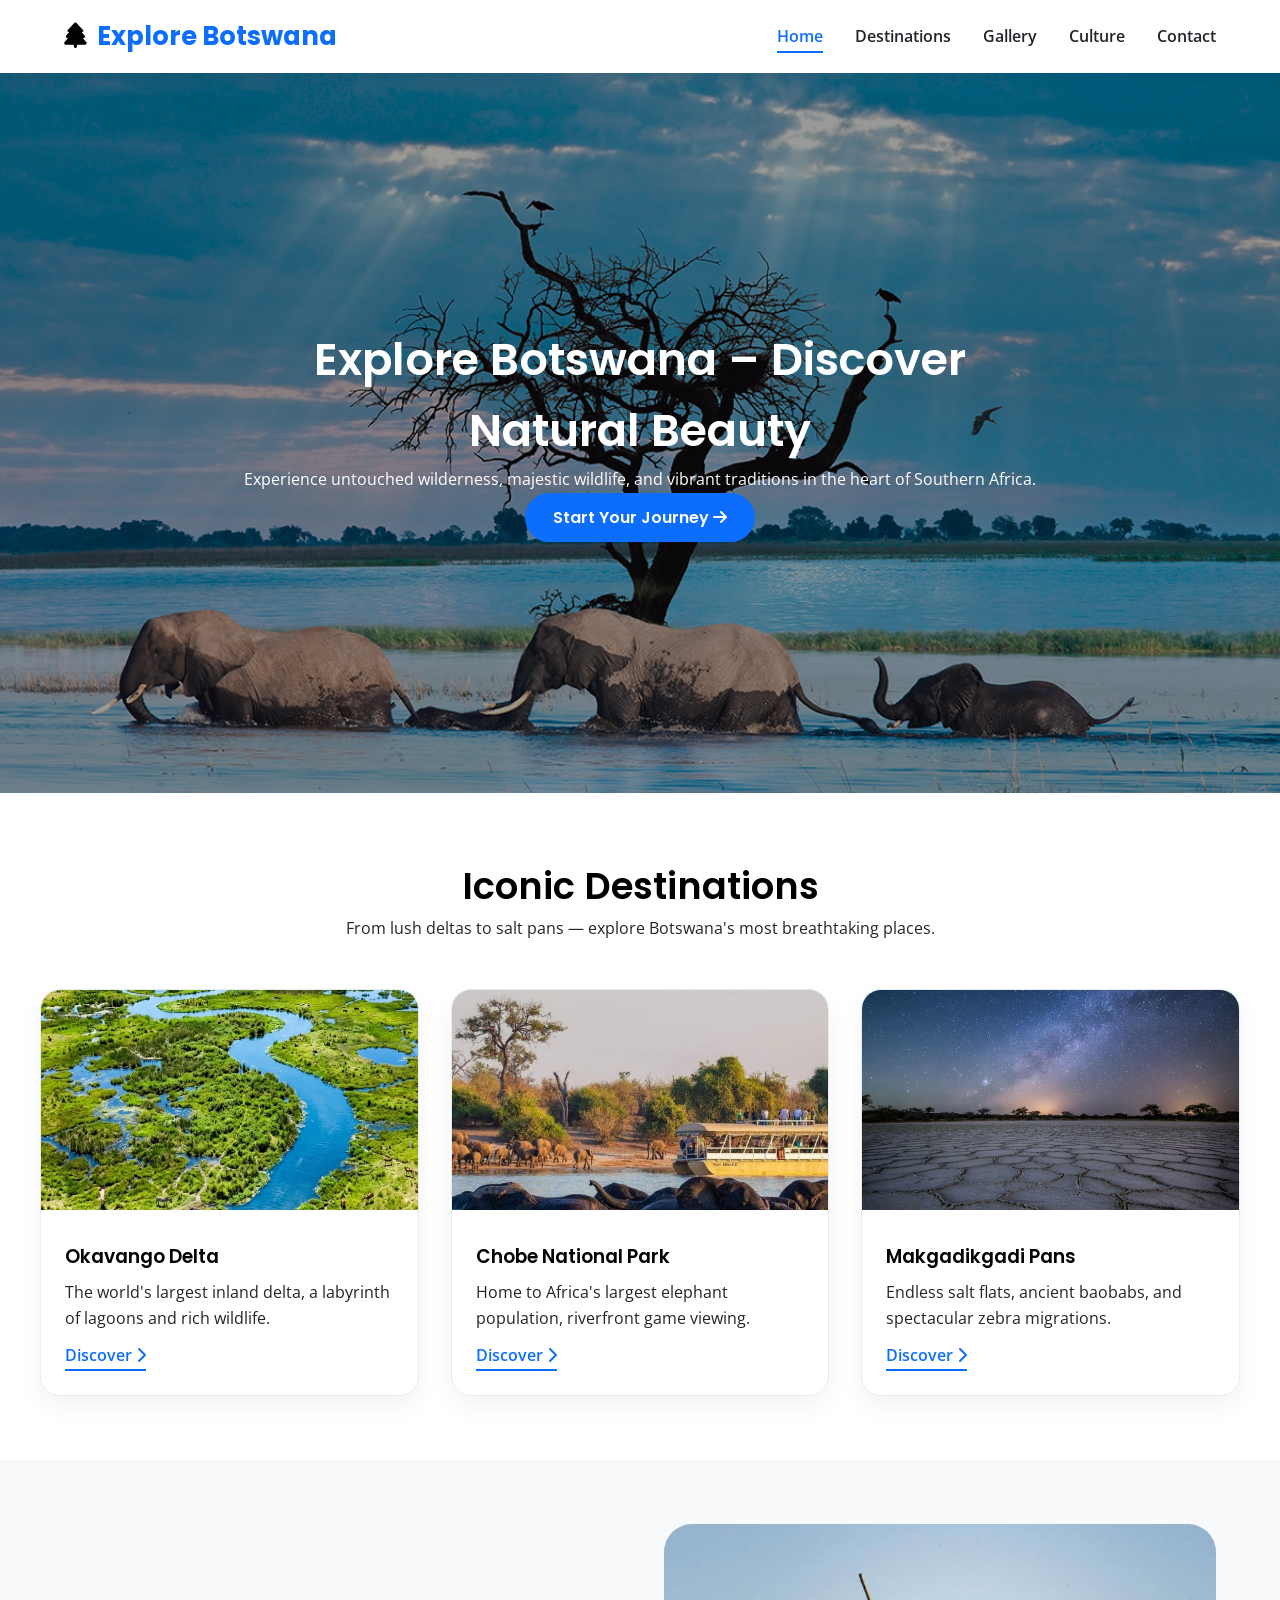
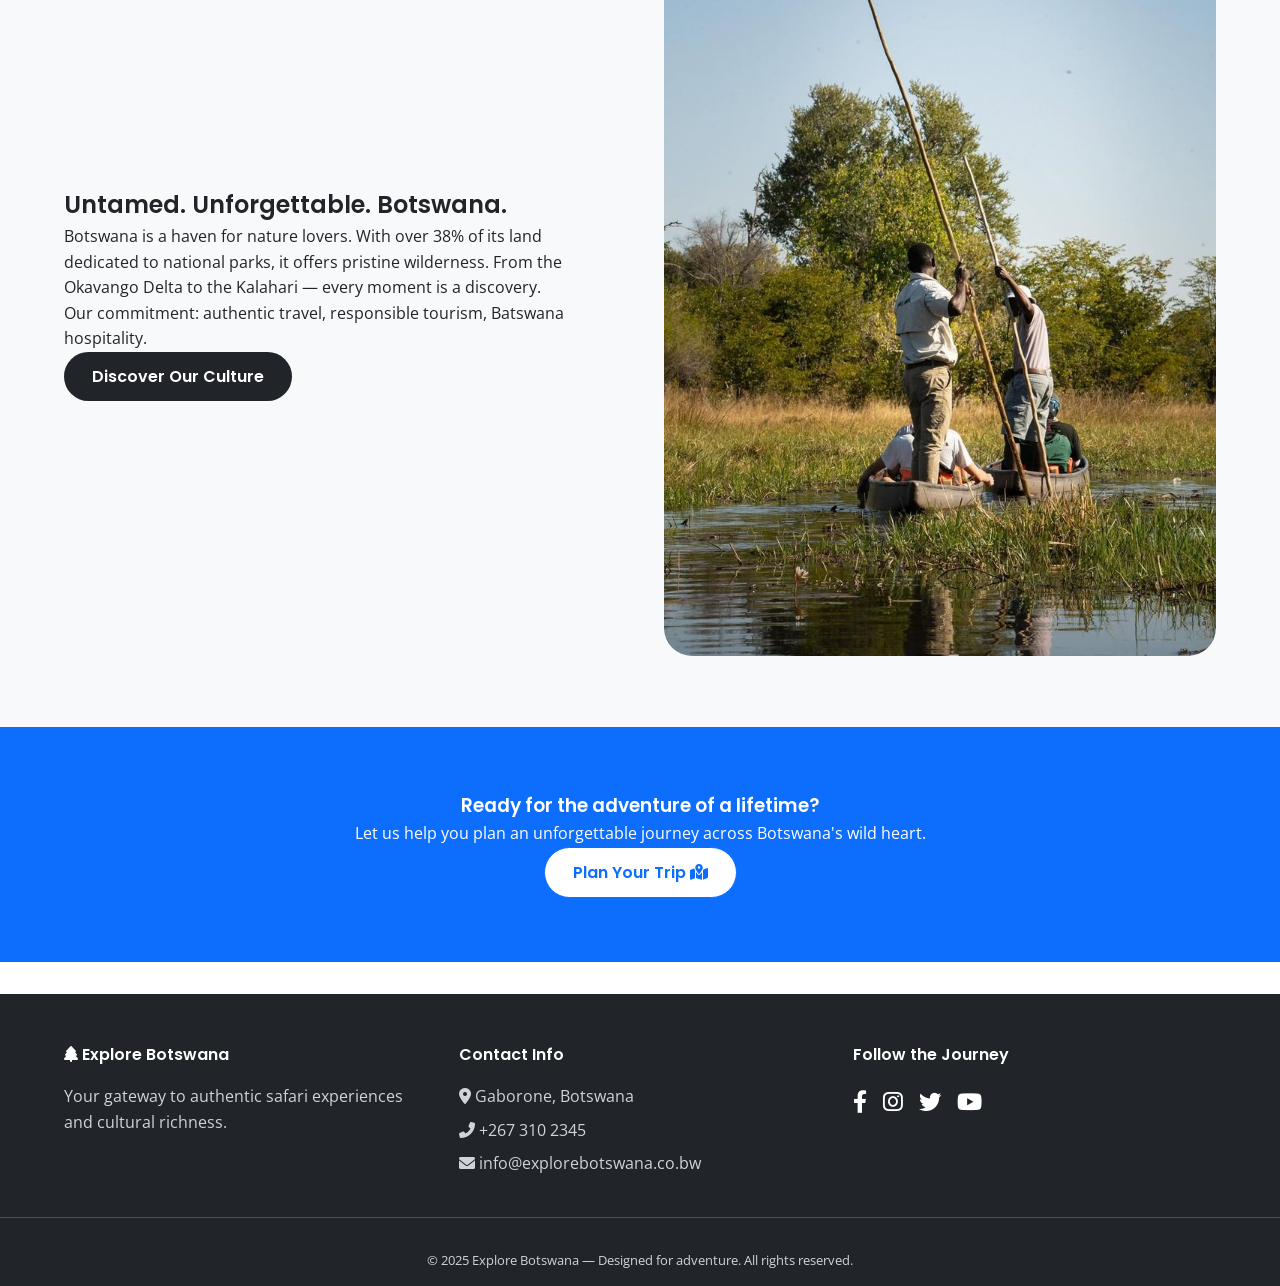
<file: index.html>
<!DOCTYPE html>
<html lang="en">
<head>
  <meta charset="UTF-8">
  <meta name="viewport" content="width=device-width, initial-scale=1.0">
  <title>Explore Botswana | Home - Natural Beauty & Wildlife</title>
  <link href="https://fonts.googleapis.com/css2?family=Poppins:wght@300;400;500;600;700;800&family=Open+Sans:wght@400;600;700&display=swap" rel="stylesheet">
  <link rel="stylesheet" href="https://cdnjs.cloudflare.com/ajax/libs/font-awesome/6.0.0-beta3/css/all.min.css">
  <link rel="stylesheet" href="style.css">
</head>
<body>

<header class="site-header">
  <div class="container nav-container">
    <div class="logo"><a href="index.html"><i class="fas fa-tree"></i> Explore Botswana</a></div>
    <button class="hamburger" id="hamburger"><i class="fas fa-bars"></i></button>
    <nav class="navbar" id="nav-menu">
      <ul>
        <li><a href="index.html" class="active">Home</a></li>
        <li><a href="destinations.html">Destinations</a></li>
        <li><a href="gallery.html">Gallery</a></li>
        <li><a href="culture.html">Culture</a></li>
        <li><a href="contact.html">Contact</a></li>
      </ul>
    </nav>
  </div>
</header>

<main>
  <section class="hero">
  <div class="hero-image">
    <img src="images/hero-image.jpg" alt="elephant in Botswana landscape">
  </div>
    <div class="hero-overlay"></div>
    <div class="hero-content container">
      <h1>Explore Botswana – Discover Natural Beauty</h1>
      <p>Experience untouched wilderness, majestic wildlife, and vibrant traditions in the heart of Southern Africa.</p>
      <a href="destinations.html" class="btn btn-primary">Start Your Journey <i class="fas fa-arrow-right"></i></a>
      </div>
    </div>
  </section>

  <section class="featured-section container">
    <div class="section-header">
      <h2>Iconic Destinations</h2>
      <p>From lush deltas to salt pans — explore Botswana's most breathtaking places.</p>
    </div>
    <div class="cards-grid">
      <div class="card">
        <img src="images/okavango.jpg.jpg" alt="Okavango Delta waterways">
        <div class="card-content"><h3>Okavango Delta</h3><p>The world's largest inland delta, a labyrinth of lagoons and rich wildlife.</p><a href="destinations.html#okavango" class="btn-outline">Discover <i class="fas fa-chevron-right"></i></a></div>
      </div>
      <div class="card">
        <img src="images/chobe-elephants.jpg.jpg" alt="Elephants in Chobe">
        <div class="card-content"><h3>Chobe National Park</h3><p>Home to Africa's largest elephant population, riverfront game viewing.</p><a href="destinations.html#chobe" class="btn-outline">Discover <i class="fas fa-chevron-right"></i></a></div>
      </div>
      <div class="card">
        <img src="images/salt-pans.jpg.jpg" alt="Makgadikgadi Salt Pans">
        <div class="card-content"><h3>Makgadikgadi Pans</h3><p>Endless salt flats, ancient baobabs, and spectacular zebra migrations.</p><a href="destinations.html#makgadikgadi" class="btn-outline">Discover <i class="fas fa-chevron-right"></i></a></div>
      </div>
    </div>
  </section>

  <section class="about-preview">
    <div class="container about-grid">
      <div class="about-text"><h2>Untamed. Unforgettable. Botswana.</h2><p>Botswana is a haven for nature lovers. With over 38% of its land dedicated to national parks, it offers pristine wilderness. From the Okavango Delta to the Kalahari — every moment is a discovery.</p><p>Our commitment: authentic travel, responsible tourism, Batswana hospitality.</p><a href="culture.html" class="btn btn-secondary">Discover Our Culture</a></div>
      <div class="about-image"><img src="images/local-guide.jpg.jpg" alt="Local guide in Botswana"></div>
    </div>
  </section>

  <section class="cta-banner">
    <div class="container cta-content"><h3>Ready for the adventure of a lifetime?</h3><p>Let us help you plan an unforgettable journey across Botswana's wild heart.</p><a href="contact.html" class="btn btn-light">Plan Your Trip <i class="fas fa-map-marked-alt"></i></a></div>
  </section>
</main>

<footer class="site-footer">
  <div class="container footer-grid">
    <div class="footer-col"><h4><i class="fas fa-tree"></i> Explore Botswana</h4><p>Your gateway to authentic safari experiences and cultural richness.</p></div>
    <div class="footer-col"><h4>Contact Info</h4><ul class="footer-contact"><li><i class="fas fa-map-marker-alt"></i> Gaborone, Botswana</li><li><i class="fas fa-phone-alt"></i> +267 310 2345</li><li><i class="fas fa-envelope"></i> info@explorebotswana.co.bw</li></ul></div>
    <div class="footer-col"><h4>Follow the Journey</h4><div class="social-icons"><a href="#"><i class="fab fa-facebook-f"></i></a><a href="#"><i class="fab fa-instagram"></i></a><a href="#"><i class="fab fa-twitter"></i></a><a href="#"><i class="fab fa-youtube"></i></a></div></div>
  </div>
  <div class="footer-bottom"><p>&copy; 2025 Explore Botswana — Designed for adventure. All rights reserved.</p></div>
</footer>
<script src="script.js"></script>
</body>
</html>
</file>
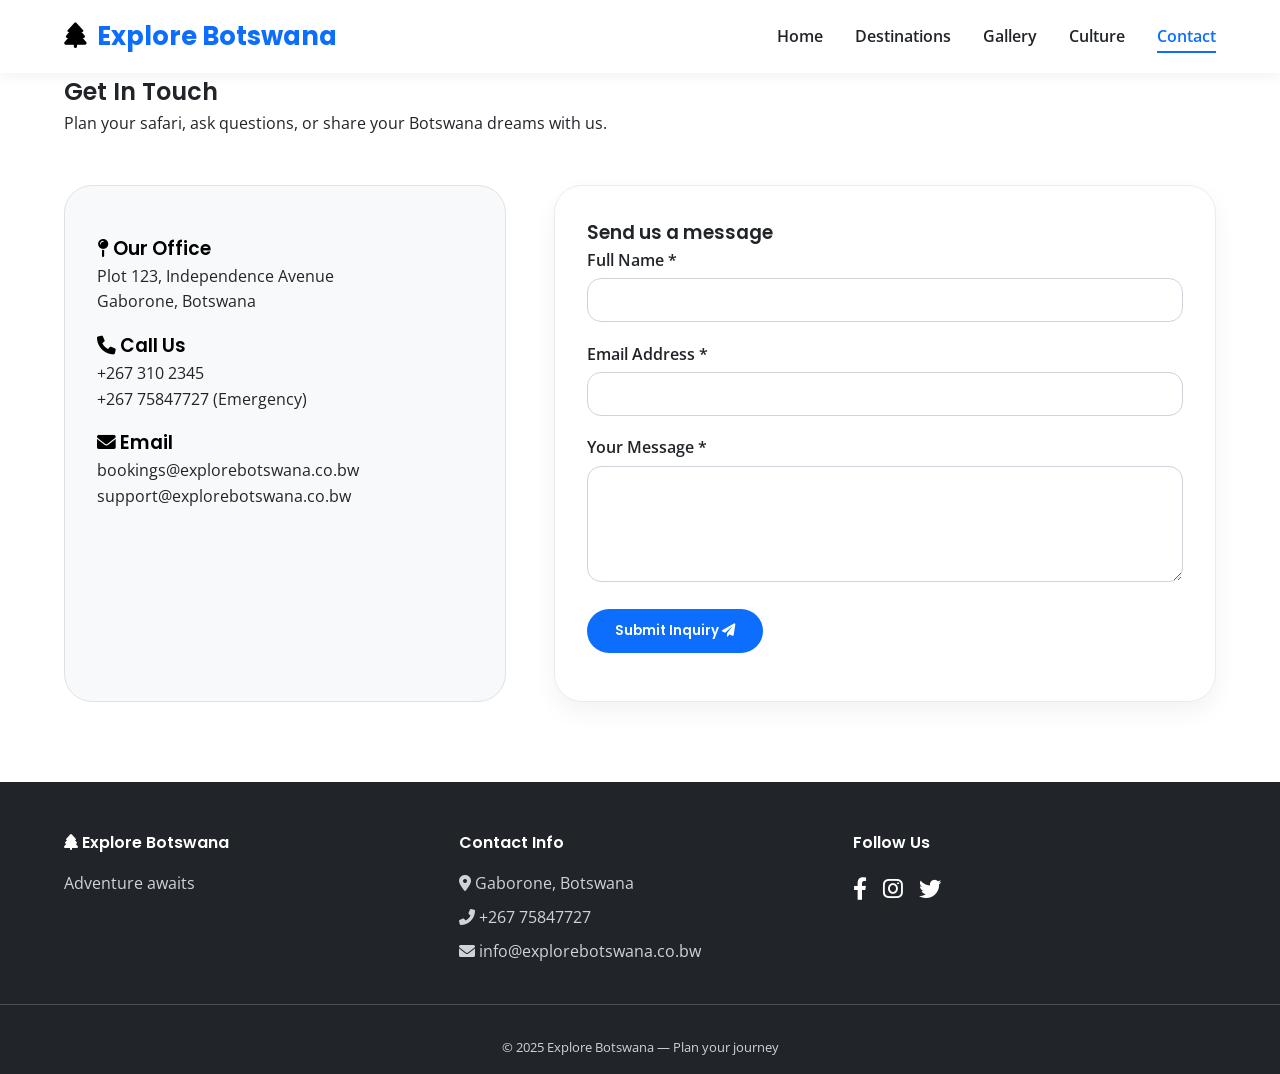
<file: contact.html>
<!DOCTYPE html>
<html lang="en">
<head>
  <meta charset="UTF-8">
  <meta name="viewport" content="width=device-width, initial-scale=1.0">
  <title>Explore Botswana | Contact Us</title>
  <link href="https://fonts.googleapis.com/css2?family=Poppins:wght@300;400;500;600;700;800&family=Open+Sans:wght@400;600;700&display=swap" rel="stylesheet">
  <link rel="stylesheet" href="https://cdnjs.cloudflare.com/ajax/libs/font-awesome/6.0.0-beta3/css/all.min.css">
  <link rel="stylesheet" href="style.css">
</head>
<body>

<header class="site-header">
  <div class="container nav-container">
    <div class="logo"><a href="index.html"><i class="fas fa-tree"></i> Explore Botswana</a></div>
    <button class="hamburger" id="hamburger"><i class="fas fa-bars"></i></button>
    <nav class="navbar" id="nav-menu">
      <ul><li><a href="index.html">Home</a></li><li><a href="destinations.html">Destinations</a></li><li><a href="gallery.html">Gallery</a></li><li><a href="culture.html">Culture</a></li><li><a href="contact.html" class="active">Contact</a></li></ul>
    </nav>
  </div>
</header>

<main>
  <section class="contact-hero container"><h1>Get In Touch</h1><p>Plan your safari, ask questions, or share your Botswana dreams with us.</p></section>
  <div class="container contact-wrapper">
    <div class="contact-info-box">
      <h3><i class="fas fa-map-pin"></i> Our Office</h3>
      <p>Plot 123, Independence Avenue<br>Gaborone, Botswana</p>
      <h3><i class="fas fa-phone"></i> Call Us</h3>
      <p>+267 310 2345<br>+267 75847727 (Emergency)</p>
      <h3><i class="fas fa-envelope"></i> Email</h3>
      <p>bookings@explorebotswana.co.bw<br>support@explorebotswana.co.bw</p>
    </div>
    <form id="contactForm" class="contact-form">
      <h3>Send us a message</h3>
      <div class="form-group"><label for="name">Full Name *</label><input type="text" id="name" name="name" required></div>
      <div class="form-group"><label for="email">Email Address *</label><input type="email" id="email" name="email" required></div>
      <div class="form-group"><label for="message">Your Message *</label><textarea id="message" rows="5" required></textarea></div>
      <button type="submit" class="btn btn-primary">Submit Inquiry <i class="fas fa-paper-plane"></i></button>
      <p id="formFeedback" class="form-feedback"></p>
    </form>
  </div>
</main>

<footer class="site-footer">
  <div class="container footer-grid">
    <div class="footer-col"><h4><i class="fas fa-tree"></i> Explore Botswana</h4><p>Adventure awaits</p></div>
    <div class="footer-col"><h4>Contact Info</h4><ul class="footer-contact"><li><i class="fas fa-map-marker-alt"></i> Gaborone, Botswana</li><li><i class="fas fa-phone-alt"></i> +267 75847727</li><li><i class="fas fa-envelope"></i> info@explorebotswana.co.bw</li></ul></div>
    <div class="footer-col"><h4>Follow Us</h4><div class="social-icons"><a href="#"><i class="fab fa-facebook-f"></i></a><a href="#"><i class="fab fa-instagram"></i></a><a href="#"><i class="fab fa-twitter"></i></a></div></div>
  </div>
  <div class="footer-bottom"><p>&copy; 2025 Explore Botswana — Plan your journey</p></div>
</footer>
<script src="script.js"></script>
</body>
</html>
</file>
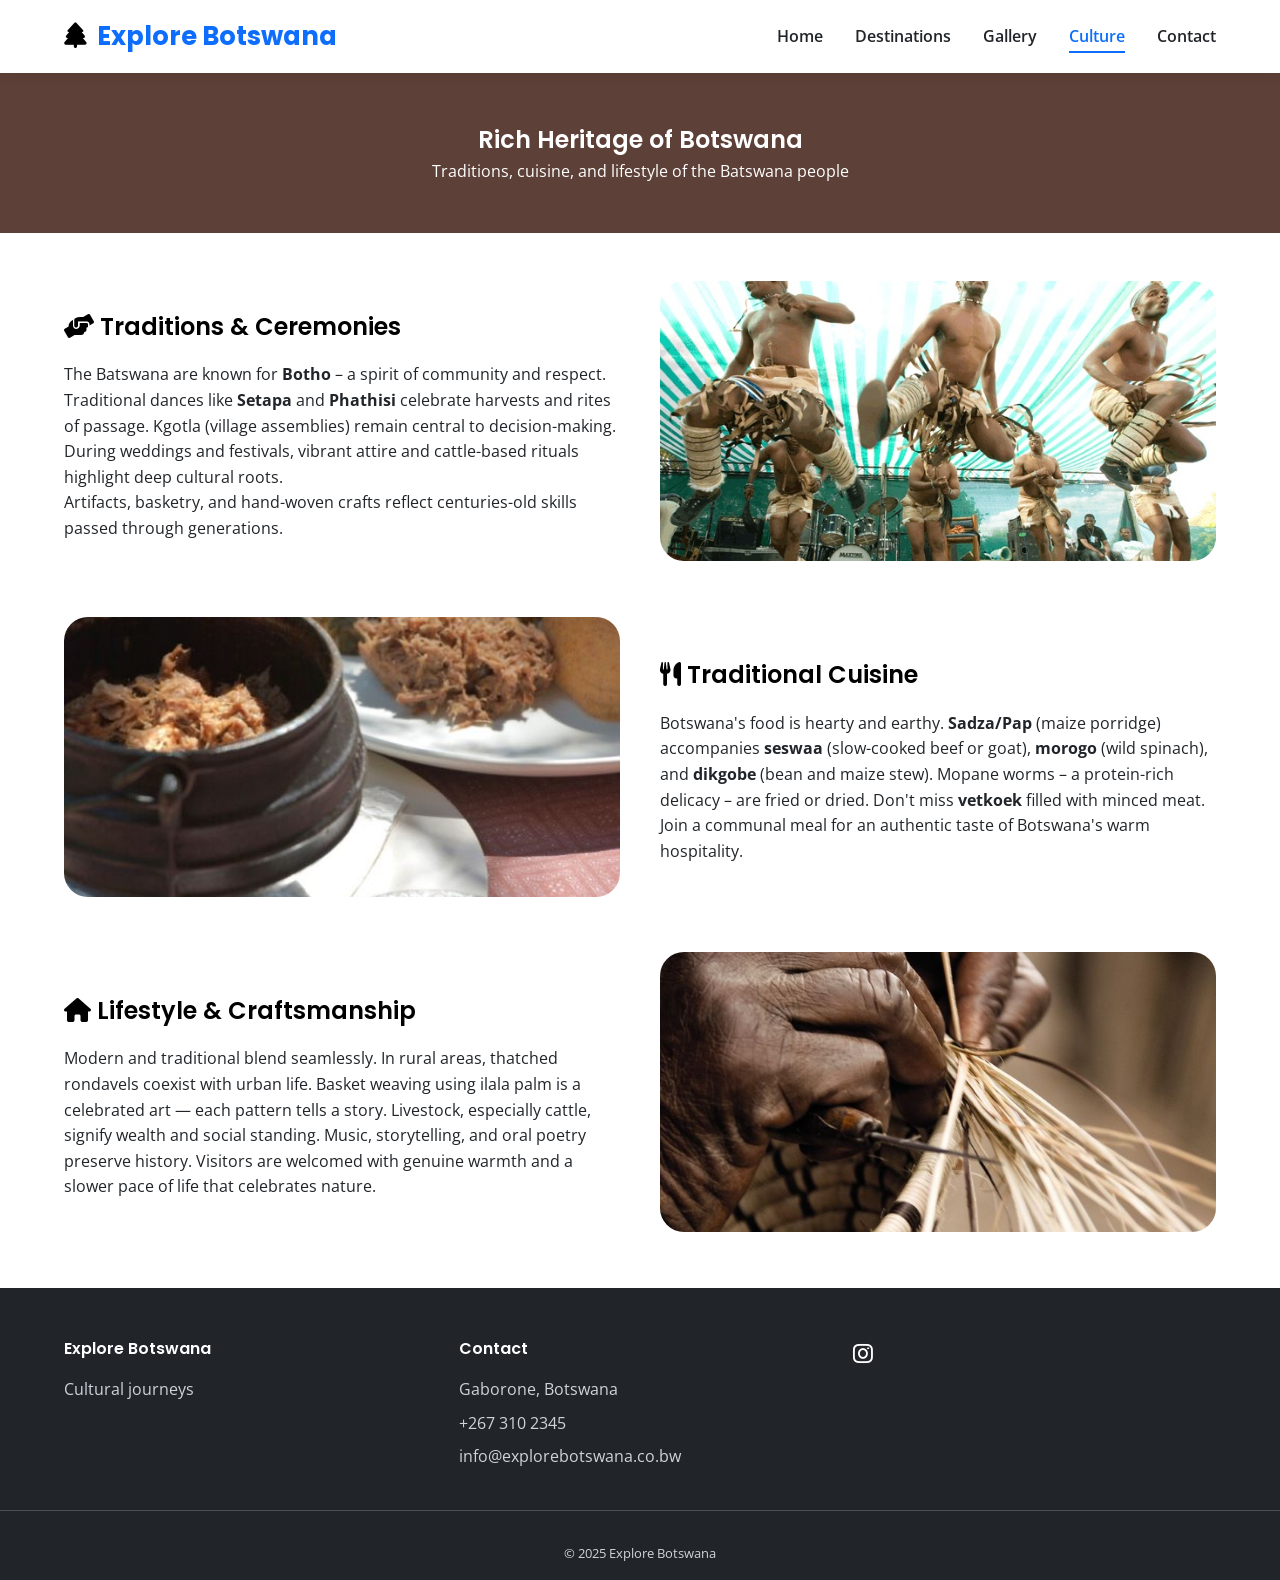
<file: culture.html>
<!DOCTYPE html>
<html lang="en">
<head>
  <meta charset="UTF-8">
  <meta name="viewport" content="width=device-width, initial-scale=1.0">
  <title>Explore Botswana | Culture, Traditions & Food</title>
  <link href="https://fonts.googleapis.com/css2?family=Poppins:wght@300;400;500;600;700;800&family=Open+Sans:wght@400;600;700&display=swap" rel="stylesheet">
  <link rel="stylesheet" href="https://cdnjs.cloudflare.com/ajax/libs/font-awesome/6.0.0-beta3/css/all.min.css">
  <link rel="stylesheet" href="style.css">
</head>
<body>

<header class="site-header">
  <div class="container nav-container">
    <div class="logo"><a href="index.html"><i class="fas fa-tree"></i> Explore Botswana</a></div>
    <button class="hamburger" id="hamburger"><i class="fas fa-bars"></i></button>
    <nav class="navbar" id="nav-menu">
      <ul><li><a href="index.html">Home</a></li><li><a href="destinations.html">Destinations</a></li><li><a href="gallery.html">Gallery</a></li><li><a href="culture.html" class="active">Culture</a></li><li><a href="contact.html">Contact</a></li></ul>
    </nav>
  </div>
</header>

<main>
  <section class="culture-hero" style="background: #5D4037; color: white; padding: 3rem 0; text-align: center;"><div class="container"><h1>Rich Heritage of Botswana</h1><p>Traditions, cuisine, and lifestyle of the Batswana people</p></div></section>
  
  <div class="container culture-sections">
    <div class="side-by-side">
      <div class="text-side"><h2><i class="fas fa-hands-helping"></i> Traditions & Ceremonies</h2><p>The Batswana are known for <strong>Botho</strong> – a spirit of community and respect. Traditional dances like <strong>Setapa</strong> and <strong>Phathisi</strong> celebrate harvests and rites of passage. Kgotla (village assemblies) remain central to decision-making. During weddings and festivals, vibrant attire and cattle-based rituals highlight deep cultural roots.</p><p>Artifacts, basketry, and hand-woven crafts reflect centuries-old skills passed through generations.</p></div>
      <div class="image-side"><img src="images/traditional-dance.jpg" alt="Traditional Botswana dance"></div>
    </div>
    <div class="side-by-side reverse">
      <div class="text-side"><h2><i class="fas fa-utensils"></i> Traditional Cuisine</h2><p>Botswana's food is hearty and earthy. <strong>Sadza/Pap</strong> (maize porridge) accompanies <strong>seswaa</strong> (slow-cooked beef or goat), <strong>morogo</strong> (wild spinach), and <strong>dikgobe</strong> (bean and maize stew). Mopane worms – a protein-rich delicacy – are fried or dried. Don't miss <strong>vetkoek</strong> filled with minced meat.</p><p>Join a communal meal for an authentic taste of Botswana's warm hospitality.</p></div>
      <div class="image-side"><img src="images/seswaa-food.jpg.jpg" alt="Traditional food seswaa"></div>
    </div>
    <div class="side-by-side">
      <div class="text-side"><h2><i class="fas fa-home"></i> Lifestyle & Craftsmanship</h2><p>Modern and traditional blend seamlessly. In rural areas, thatched rondavels coexist with urban life. Basket weaving using ilala palm is a celebrated art — each pattern tells a story. Livestock, especially cattle, signify wealth and social standing. Music, storytelling, and oral poetry preserve history. Visitors are welcomed with genuine warmth and a slower pace of life that celebrates nature.</p></div>
      <div class="image-side"><img src="images/basket-weaving.jpg" alt="Botswana basket weaving"></div>
    </div>
  </div>
</main>

<footer class="site-footer">
  <div class="container footer-grid"><div class="footer-col"><h4>Explore Botswana</h4><p>Cultural journeys</p></div><div class="footer-col"><h4>Contact</h4><ul class="footer-contact"><li> Gaborone, Botswana</li><li>+267 310 2345</li><li>info@explorebotswana.co.bw</li></ul></div><div class="footer-col"><div class="social-icons"><a href="#"><i class="fab fa-instagram"></i></a></div></div></div>
  <div class="footer-bottom"><p>&copy; 2025 Explore Botswana</p></div>
</footer>
<script src="script.js"></script>
</body>
</html>
</file>
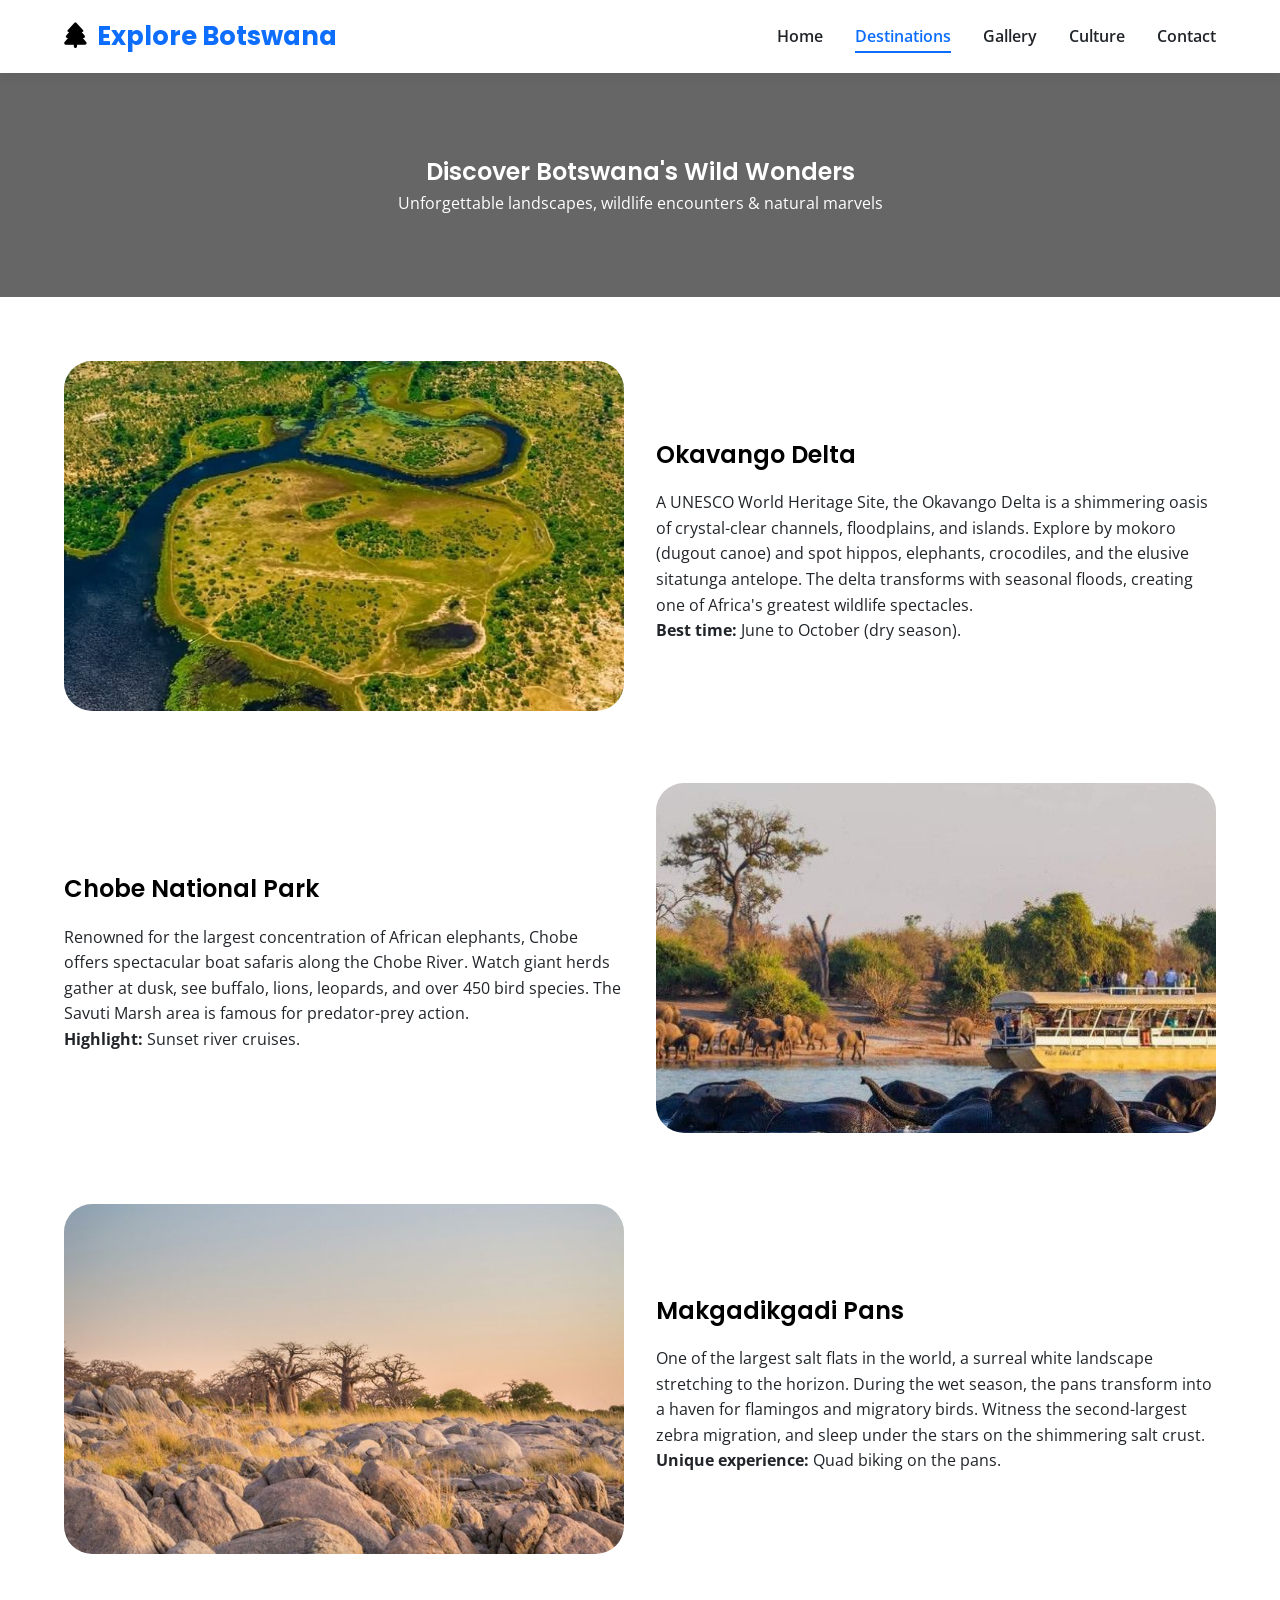
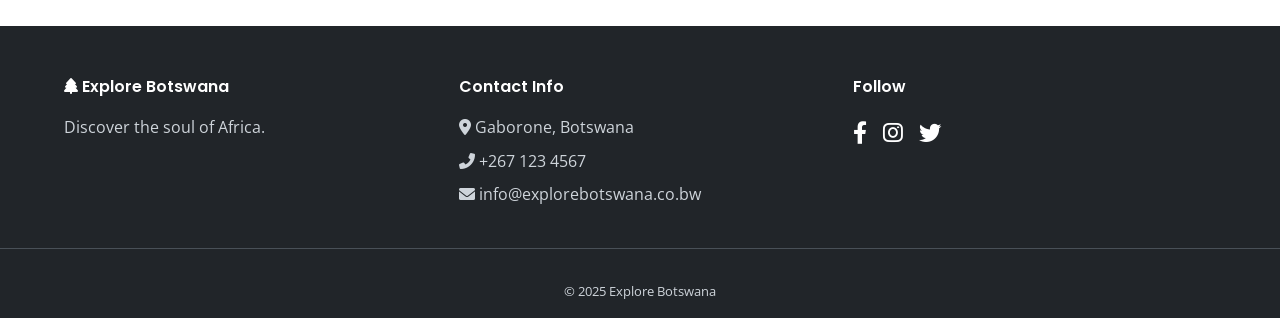
<file: destinations.html>
<!DOCTYPE html>
<html lang="en">
<head>
  <meta charset="UTF-8">
  <meta name="viewport" content="width=device-width, initial-scale=1.0">
  <title>Explore Botswana | Top Destinations</title>
  <link href="https://fonts.googleapis.com/css2?family=Poppins:wght@300;400;500;600;700;800&family=Open+Sans:wght@400;600;700&display=swap" rel="stylesheet">
  <link rel="stylesheet" href="https://cdnjs.cloudflare.com/ajax/libs/font-awesome/6.0.0-beta3/css/all.min.css">
  <link rel="stylesheet" href="style.css">
</head>
<body>
<header class="site-header">
  <div class="container nav-container">
    <div class="logo"><a href="index.html"><i class="fas fa-tree"></i> Explore Botswana</a></div>
    <button class="hamburger" id="hamburger"><i class="fas fa-bars"></i></button>
    <nav class="navbar" id="nav-menu">
      <ul><li><a href="index.html">Home</a></li><li><a href="destinations.html" class="active">Destinations</a></li><li><a href="gallery.html">Gallery</a></li><li><a href="culture.html">Culture</a></li><li><a href="contact.html">Contact</a></li></ul>
    </nav>
  </div>
</header>
<main>
  <section class="page-hero" style="background: linear-gradient(rgba(0,0,0,0.6), rgba(0,0,0,0.6)),url('https://businessfocus.org.uk/unveiling-a-new-tourism-strategy/'); background-size: cover; background-position: center; padding: 5rem 0; text-align: center; color: white;">
    <div class="container"><h1>Discover Botswana's Wild Wonders</h1><p>Unforgettable landscapes, wildlife encounters & natural marvels</p></div>
  </section>

  <section class="destinations-list container" id="okavango">
    <div class="destination-block">
      <div class="dest-image"><img src="images/okavango-large.jpg.jpg" alt="Okavango Delta"></div>
      <div class="dest-content"><h2>Okavango Delta</h2><p>A UNESCO World Heritage Site, the Okavango Delta is a shimmering oasis of crystal-clear channels, floodplains, and islands. Explore by mokoro (dugout canoe) and spot hippos, elephants, crocodiles, and the elusive sitatunga antelope. The delta transforms with seasonal floods, creating one of Africa's greatest wildlife spectacles.</p><p><strong>Best time:</strong> June to October (dry season).</p></div>
    </div>
    <div class="destination-block reverse" id="chobe">
      <div class="dest-image"><img src="images/chobe-elephants.jpg.jpg" alt="Chobe National Park elephants"></div>
      <div class="dest-content"><h2>Chobe National Park</h2><p>Renowned for the largest concentration of African elephants, Chobe offers spectacular boat safaris along the Chobe River. Watch giant herds gather at dusk, see buffalo, lions, leopards, and over 450 bird species. The Savuti Marsh area is famous for predator-prey action.</p><p><strong>Highlight:</strong> Sunset river cruises.</p></div>
    </div>
    <div class="destination-block" id="makgadikgadi">
      <div class="dest-image"><img src="images/makgadikgadi-large.jpg.jpg" alt="Makgadikgadi Pans"></div>
      <div class="dest-content"><h2>Makgadikgadi Pans</h2><p>One of the largest salt flats in the world, a surreal white landscape stretching to the horizon. During the wet season, the pans transform into a haven for flamingos and migratory birds. Witness the second-largest zebra migration, and sleep under the stars on the shimmering salt crust.</p><p><strong>Unique experience:</strong> Quad biking on the pans.</p></div>
    </div>
  </section>
</main>
<footer class="site-footer">
  <div class="container footer-grid">
    <div class="footer-col"><h4><i class="fas fa-tree"></i> Explore Botswana</h4><p>Discover the soul of Africa.</p></div>
    <div class="footer-col"><h4>Contact Info</h4><ul class="footer-contact"><li><i class="fas fa-map-marker-alt"></i> Gaborone, Botswana</li><li><i class="fas fa-phone-alt"></i> +267 123 4567</li><li><i class="fas fa-envelope"></i> info@explorebotswana.co.bw</li></ul></div>
    <div class="footer-col"><h4>Follow</h4><div class="social-icons"><a href="#"><i class="fab fa-facebook-f"></i></a><a href="#"><i class="fab fa-instagram"></i></a><a href="#"><i class="fab fa-twitter"></i></a></div></div>
  </div>
  <div class="footer-bottom"><p>&copy; 2025 Explore Botswana</p></div>
</footer>
<script src="script.js"></script>
</body>
</html>
</file>
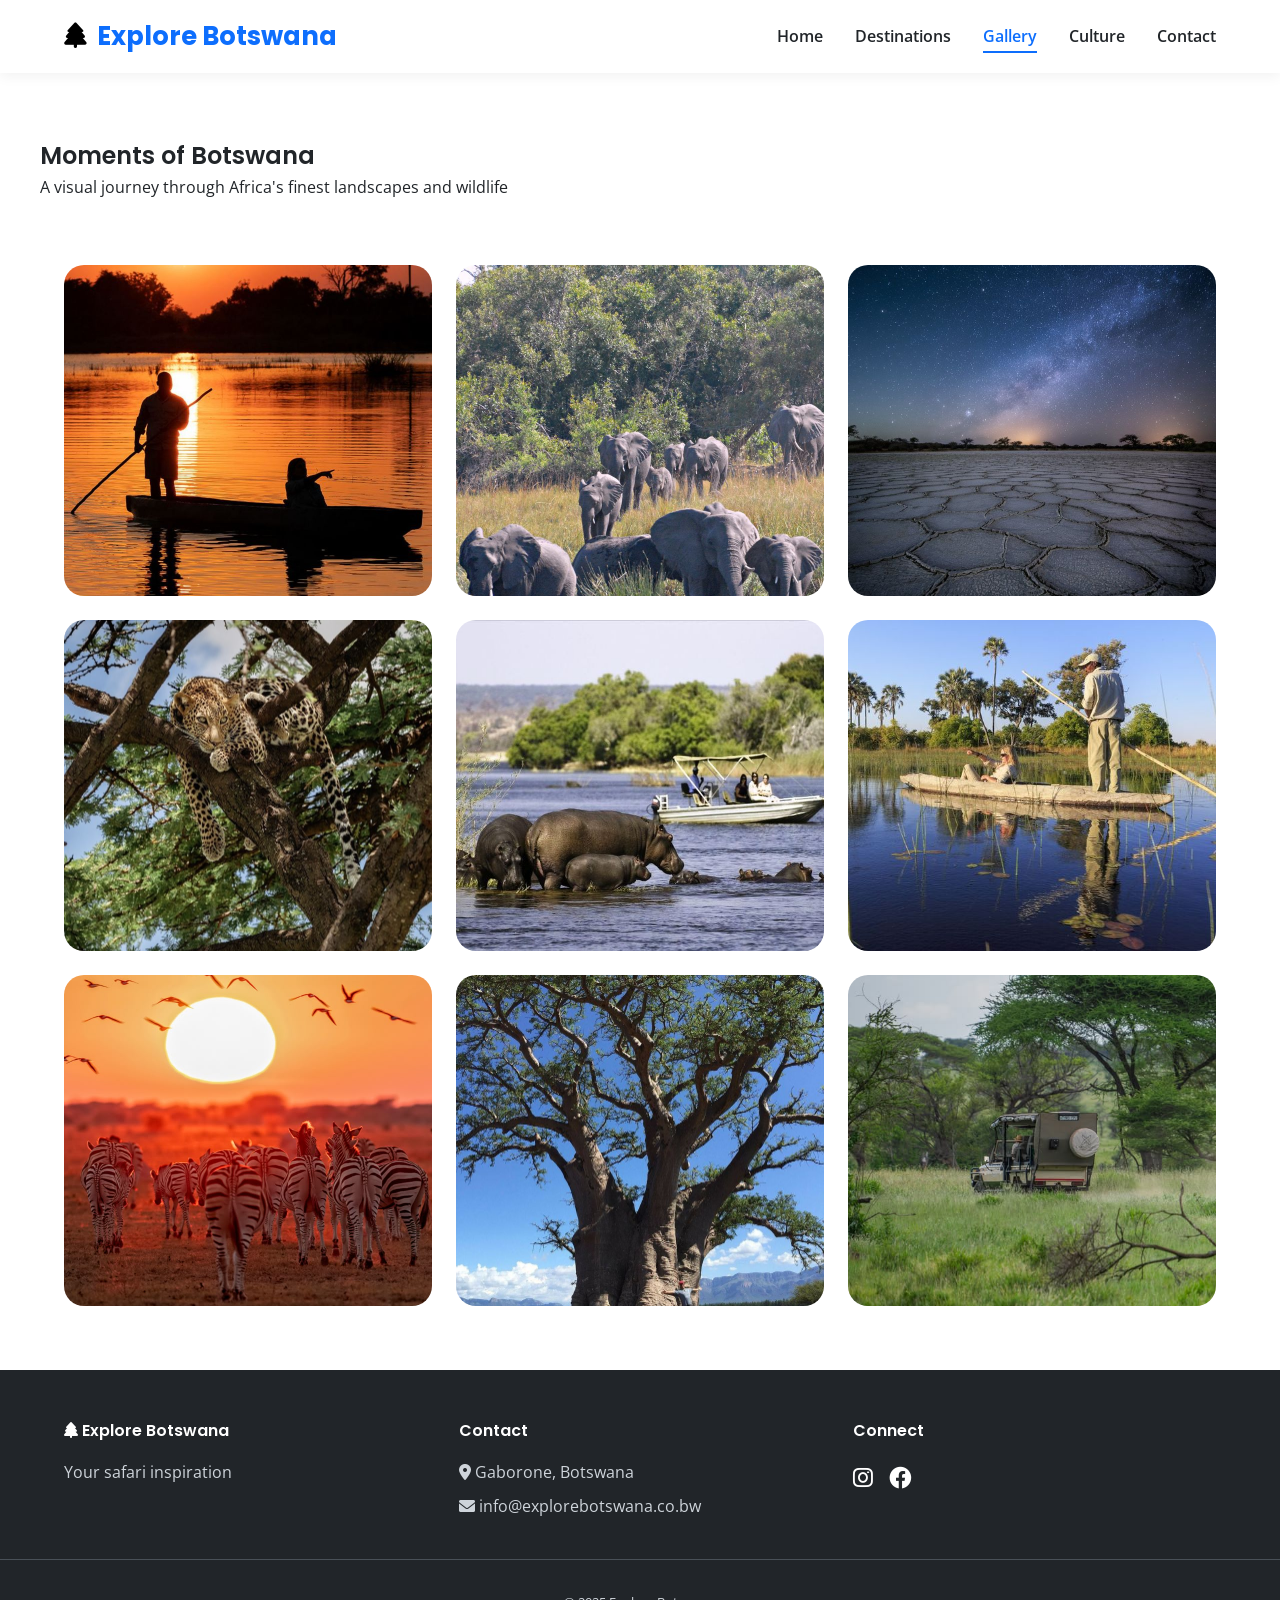
<file: gallery.html>
<!DOCTYPE html>
<html lang="en">
<head>
  <meta charset="UTF-8">
  <meta name="viewport" content="width=device-width, initial-scale=1.0">
  <title>Explore Botswana | Photo Gallery</title>
  <link href="https://fonts.googleapis.com/css2?family=Poppins:wght@300;400;500;600;700;800&family=Open+Sans:wght@400;600;700&display=swap" rel="stylesheet">
  <link rel="stylesheet" href="https://cdnjs.cloudflare.com/ajax/libs/font-awesome/6.0.0-beta3/css/all.min.css">
  <link rel="stylesheet" href="style.css">
</head>
<body>

<header class="site-header">
  <div class="container nav-container">
    <div class="logo"><a href="index.html"><i class="fas fa-tree"></i> Explore Botswana</a></div>
    <button class="hamburger" id="hamburger"><i class="fas fa-bars"></i></button>
    <nav class="navbar" id="nav-menu">
      <ul><li><a href="index.html">Home</a></li><li><a href="destinations.html">Destinations</a></li><li><a href="gallery.html" class="active">Gallery</a></li><li><a href="culture.html">Culture</a></li><li><a href="contact.html">Contact</a></li></ul>
    </nav>
  </div>
</header>

<main>
  <section class="page-header container"><h1>Moments of Botswana</h1><p>A visual journey through Africa's finest landscapes and wildlife</p></section>
  <div class="gallery-grid container">
    <div class="gallery-item"><img src="images/okavango-sunset.jpg" alt="Okavango sunset"><div class="overlay"><span>Okavango Delta</span></div></div>
    <div class="gallery-item"><img src="images/elephant-herds.jpg" alt="Elephant herd"><div class="overlay"><span>Chobe Elephants</span></div></div>
    <div class="gallery-item"><img src="images/salt-pans.jpg.jpg" alt="Salt pans"><div class="overlay"><span>Makgadikgadi</span></div></div>
    <div class="gallery-item"><img src="images/leopard-tree.jpg" alt="Leopard in tree"><div class="overlay"><span>Leopard sighting</span></div></div>
    <div class="gallery-item"><img src="images/hippos-in-water.jpg" alt="Hippos in water"><div class="overlay"><span>Hippo pool</span></div></div>
    <div class="gallery-item"><img src="images/mokoro-canoe.jpg" alt="Mokoro canoe"><div class="overlay"><span>Mokoro safari</span></div></div>
    <div class="gallery-item"><img src="images/zebra-sunset.jpg" alt="Sunset zebras"><div class="overlay"><span>Zebras at dusk</span></div></div>
    <div class="gallery-item"><img src="images/baobab-tree.jpg" alt="Baobab tree"><div class="overlay"><span>Ancient Baobab</span></div></div>
    <div class="gallery-item"><img src="images/safari-vehicle.jpg" alt="Safari vehicle"><div class="overlay"><span>Adventure awaits</span></div></div>
  </div>
</main>

<footer class="site-footer">
  <div class="container footer-grid">
    <div class="footer-col"><h4><i class="fas fa-tree"></i> Explore Botswana</h4><p>Your safari inspiration</p></div>
    <div class="footer-col"><h4>Contact</h4><ul class="footer-contact"><li><i class="fas fa-map-marker-alt"></i> Gaborone, Botswana</li><li><i class="fas fa-envelope"></i> info@explorebotswana.co.bw</li></ul></div>
    <div class="footer-col"><h4>Connect</h4><div class="social-icons"><a href="#"><i class="fab fa-instagram"></i></a><a href="#"><i class="fab fa-facebook"></i></a></div></div>
  </div>
  <div class="footer-bottom"><p>&copy; 2025 Explore Botswana</p></div>
</footer>
<script src="script.js"></script>
</body>
</html>
</file>
<file: style.css>
/* ========== GLOBAL STYLES (Black, Blue & White Palette) ========== */
* {
  margin: 0;
  padding: 0;
  box-sizing: border-box;
}

:root {
  --primary: #0d6efd;      /* Blue */
  --primary-dark: #0b5ed7;
  --secondary: #212529;    /* Dark grey / near-black */
  --light-bg: #f8f9fa;     /* Off-white */
  --white: #ffffff;
  --black: #000000;
  --gray: #6c757d;
  --shadow: 0 10px 25px rgba(0,0,0,0.05);
  --transition: all 0.3s ease;
}

body {
  font-family: 'Open Sans', sans-serif;
  background-color: var(--white);
  color: var(--secondary);
  line-height: 1.6;
  scroll-behavior: smooth;
}

h1, h2, h3, h4, .logo, .btn {
  font-family: 'Poppins', sans-serif;
  font-weight: 600;
}

.container {
  max-width: 1200px;
  margin: 0 auto;
  padding: 0 24px;
}

/* ========== STICKY NAVIGATION ========== */
.site-header {
  position: sticky;
  top: 0;
  width: 100%;
  background: var(--white);
  box-shadow: 0 4px 12px rgba(0,0,0,0.05);
  z-index: 1000;
  padding: 1rem 0;
}

.nav-container {
  display: flex;
  justify-content: space-between;
  align-items: center;
  flex-wrap: wrap;
}

.logo a {
  font-size: 1.6rem;
  font-weight: 700;
  color: var(--primary);
  text-decoration: none;
}
.logo i {
  color: var(--black);
  margin-right: 6px;
}

.navbar ul {
  display: flex;
  gap: 2rem;
  list-style: none;
}

.navbar a {
  text-decoration: none;
  font-weight: 600;
  color: var(--secondary);
  transition: var(--transition);
  font-size: 1rem;
}

.navbar a:hover, .navbar a.active {
  color: var(--primary);
  border-bottom: 2px solid var(--primary);
  padding-bottom: 4px;
}

.hamburger {
  display: none;
  background: none;
  border: none;
  font-size: 1.8rem;
  cursor: pointer;
  color: var(--primary);
}

/* ========== HERO SECTION ========== */
.hero {
  position: relative;
  height: 80vh;
  display: flex;
  align-items: center;
  justify-content: center;
  text-align: center;
}
.hero-content {
  position: relative;
  z-index: 2;
  color: var(--white);
}
.hero h1 {
  font-size: 2.8rem;
  max-width: 700px;
  margin: 0 auto;
}
.hero-overlay {
  position: absolute;
  top: 0;
  left: 0;
  width: 100%;
  height: 100%;
  background: rgba(0,0,0,0.4);
  z-index: 1;
}
.hero-image img {
  position: absolute;
  top: 0;
  left: 0;
  width: 100%;
  height: 100%;
  object-fit: cover;
}
/* ========== BUTTONS (Blue & White) ========== */
.btn {
  display: inline-block;
  padding: 12px 28px;
  border-radius: 40px;
  font-weight: 600;
  text-decoration: none;
  transition: var(--transition);
  cursor: pointer;
  border: none;
}
.btn-primary {
  background: var(--primary);
  color: var(--white);
}
.btn-primary:hover {
  background: var(--primary-dark);
  transform: translateY(-3px);
}
.btn-secondary {
  background: var(--secondary);
  color: var(--white);
}
.btn-secondary:hover {
  background: #000000;
}
.btn-light {
  background: var(--white);
  color: var(--primary);
  border: 1px solid var(--primary);
}
.btn-light:hover {
  background: var(--light-bg);
}
.btn-outline {
  display: inline-block;
  margin-top: 12px;
  color: var(--primary);
  font-weight: 600;
  text-decoration: none;
  border-bottom: 2px solid var(--primary);
}
.btn-outline:hover {
  color: var(--primary-dark);
}

/* ========== CARDS (Homepage) ========== */
.featured-section, .page-header {
  padding: 4rem 0;
}
.section-header {
  text-align: center;
  margin-bottom: 3rem;
}
.section-header h2 {
  font-size: 2.3rem;
  color: var(--black);
}
.cards-grid {
  display: grid;
  grid-template-columns: repeat(auto-fit, minmax(300px, 1fr));
  gap: 2rem;
}
.card {
  background: var(--white);
  border-radius: 20px;
  overflow: hidden;
  box-shadow: var(--shadow);
  transition: transform 0.3s;
  border: 1px solid #e9ecef;
}
.card:hover {
  transform: translateY(-8px);
  box-shadow: 0 20px 30px rgba(0,0,0,0.1);
}
.card img {
  width: 100%;
  height: 220px;
  object-fit: cover;
}
.card-content {
  padding: 1.5rem;
}
.card-content h3 {
  color: var(--black);
  margin-bottom: 0.5rem;
}

/* About Preview */
.about-preview {
  background: var(--light-bg);
  padding: 4rem 0;
}
.about-grid {
  display: grid;
  grid-template-columns: 1fr 1fr;
  gap: 3rem;
  align-items: center;
}
.about-image img {
  width: 100%;
  border-radius: 28px;
}
.cta-banner {
  background: var(--primary);
  color: var(--white);
  text-align: center;
  padding: 4rem 0;
}

/* ========== DESTINATIONS PAGE ========== */
.destination-block {
  display: grid;
  grid-template-columns: 1fr 1fr;
  gap: 2rem;
  margin: 4rem 0;
  align-items: center;
}
.destination-block.reverse {
  direction: rtl;
}
.destination-block.reverse .dest-content {
  direction: ltr;
}
.dest-image img {
  width: 100%;
  border-radius: 28px;
  height: 350px;
  object-fit: cover;
}
.dest-content h2 {
  color: var(--black);
  margin-bottom: 1rem;
}

/* ========== GALLERY PAGE (3-column, hover zoom + overlay) ========== */
.gallery-grid {
  display: grid;
  grid-template-columns: repeat(3, 1fr);
  gap: 1.5rem;
  margin-bottom: 4rem;
}
.gallery-item {
  position: relative;
  overflow: hidden;
  border-radius: 20px;
  aspect-ratio: 1 / 0.9;
  cursor: pointer;
}
.gallery-item img {
  width: 100%;
  height: 100%;
  object-fit: cover;
  transition: transform 0.4s ease;
}
.gallery-item:hover img {
  transform: scale(1.08);
}
.gallery-item .overlay {
  position: absolute;
  bottom: 0;
  background: linear-gradient(to top, rgba(0,0,0,0.7), transparent);
  color: var(--white);
  width: 100%;
  padding: 1rem;
  text-align: center;
  opacity: 0;
  transition: opacity 0.3s;
}
.gallery-item:hover .overlay {
  opacity: 1;
}
.overlay span {
  font-weight: 600;
}

/* ========== CULTURE PAGE (side-by-side) ========== */
.side-by-side {
  display: grid;
  grid-template-columns: 1fr 1fr;
  gap: 2.5rem;
  margin: 3rem 0;
  align-items: center;
}
.side-by-side.reverse {
  direction: rtl;
}
.side-by-side.reverse .text-side {
  direction: ltr;
}
.text-side h2 {
  color: var(--black);
  margin-bottom: 1rem;
}
.image-side img {
  width: 100%;
  border-radius: 24px;
  height: 280px;
  object-fit: cover;
}

/* ========== CONTACT PAGE ========== */
.contact-wrapper {
  display: grid;
  grid-template-columns: 1fr 1.5fr;
  gap: 3rem;
  margin: 3rem auto 5rem;
}
.contact-info-box {
  background: var(--light-bg);
  padding: 2rem;
  border-radius: 28px;
  border: 1px solid #dee2e6;
}
.contact-info-box h3 {
  margin-top: 1rem;
  color: var(--black);
}
.contact-form {
  background: var(--white);
  padding: 2rem;
  border-radius: 28px;
  box-shadow: var(--shadow);
  border: 1px solid #e9ecef;
}
.form-group {
  margin-bottom: 1.2rem;
}
.form-group label {
  display: block;
  font-weight: 600;
  margin-bottom: 5px;
  color: var(--secondary);
}
.form-group input, .form-group textarea {
  width: 100%;
  padding: 12px;
  border: 1px solid #ced4da;
  border-radius: 14px;
  font-family: inherit;
}
.form-group input:focus, .form-group textarea:focus {
  outline: none;
  border-color: var(--primary);
  box-shadow: 0 0 0 2px rgba(13,110,253,0.25);
}
.form-feedback {
  margin-top: 1rem;
  font-weight: 500;
}

/* ========== FOOTER ========== */
.site-footer {
  background: var(--secondary);
  color: #ced4da;
  padding: 3rem 0 1rem;
  margin-top: 2rem;
}
.footer-grid {
  display: grid;
  grid-template-columns: repeat(auto-fit, minmax(220px, 1fr));
  gap: 2rem;
}
.footer-col h4 {
  color: var(--white);
  margin-bottom: 1rem;
}
.footer-contact {
  list-style: none;
}
.footer-contact li {
  margin: 8px 0;
}
.social-icons a {
  color: var(--white);
  font-size: 1.4rem;
  margin-right: 1rem;
  transition: color 0.2s;
}
.social-icons a:hover {
  color: var(--primary);
}
.footer-bottom {
  text-align: center;
  padding-top: 2rem;
  border-top: 1px solid #495057;
  margin-top: 2rem;
  font-size: 0.8rem;
}

/* ========== RESPONSIVE (unchanged logic) ========== */
@media (max-width: 768px) {
  .hamburger { display: block; }
  .navbar {
    display: none;
    width: 100%;
  }
  .navbar.show {
    display: block;
  }
  .navbar ul {
    flex-direction: column;
    gap: 1rem;
    padding: 1rem 0;
    text-align: center;
  }
  .hero h1 { font-size: 2rem; }
  .cards-grid, .about-grid, .destination-block, .gallery-grid, .side-by-side, .contact-wrapper {
    grid-template-columns: 1fr;
  }
  .destination-block.reverse {
    direction: ltr;
  }
  .side-by-side.reverse {
    direction: ltr;
  }
  .gallery-grid {
    grid-template-columns: repeat(2, 1fr);
  }
}
@media (max-width: 480px) {
  .gallery-grid {
    grid-template-columns: 1fr;
  }
}
</file>
